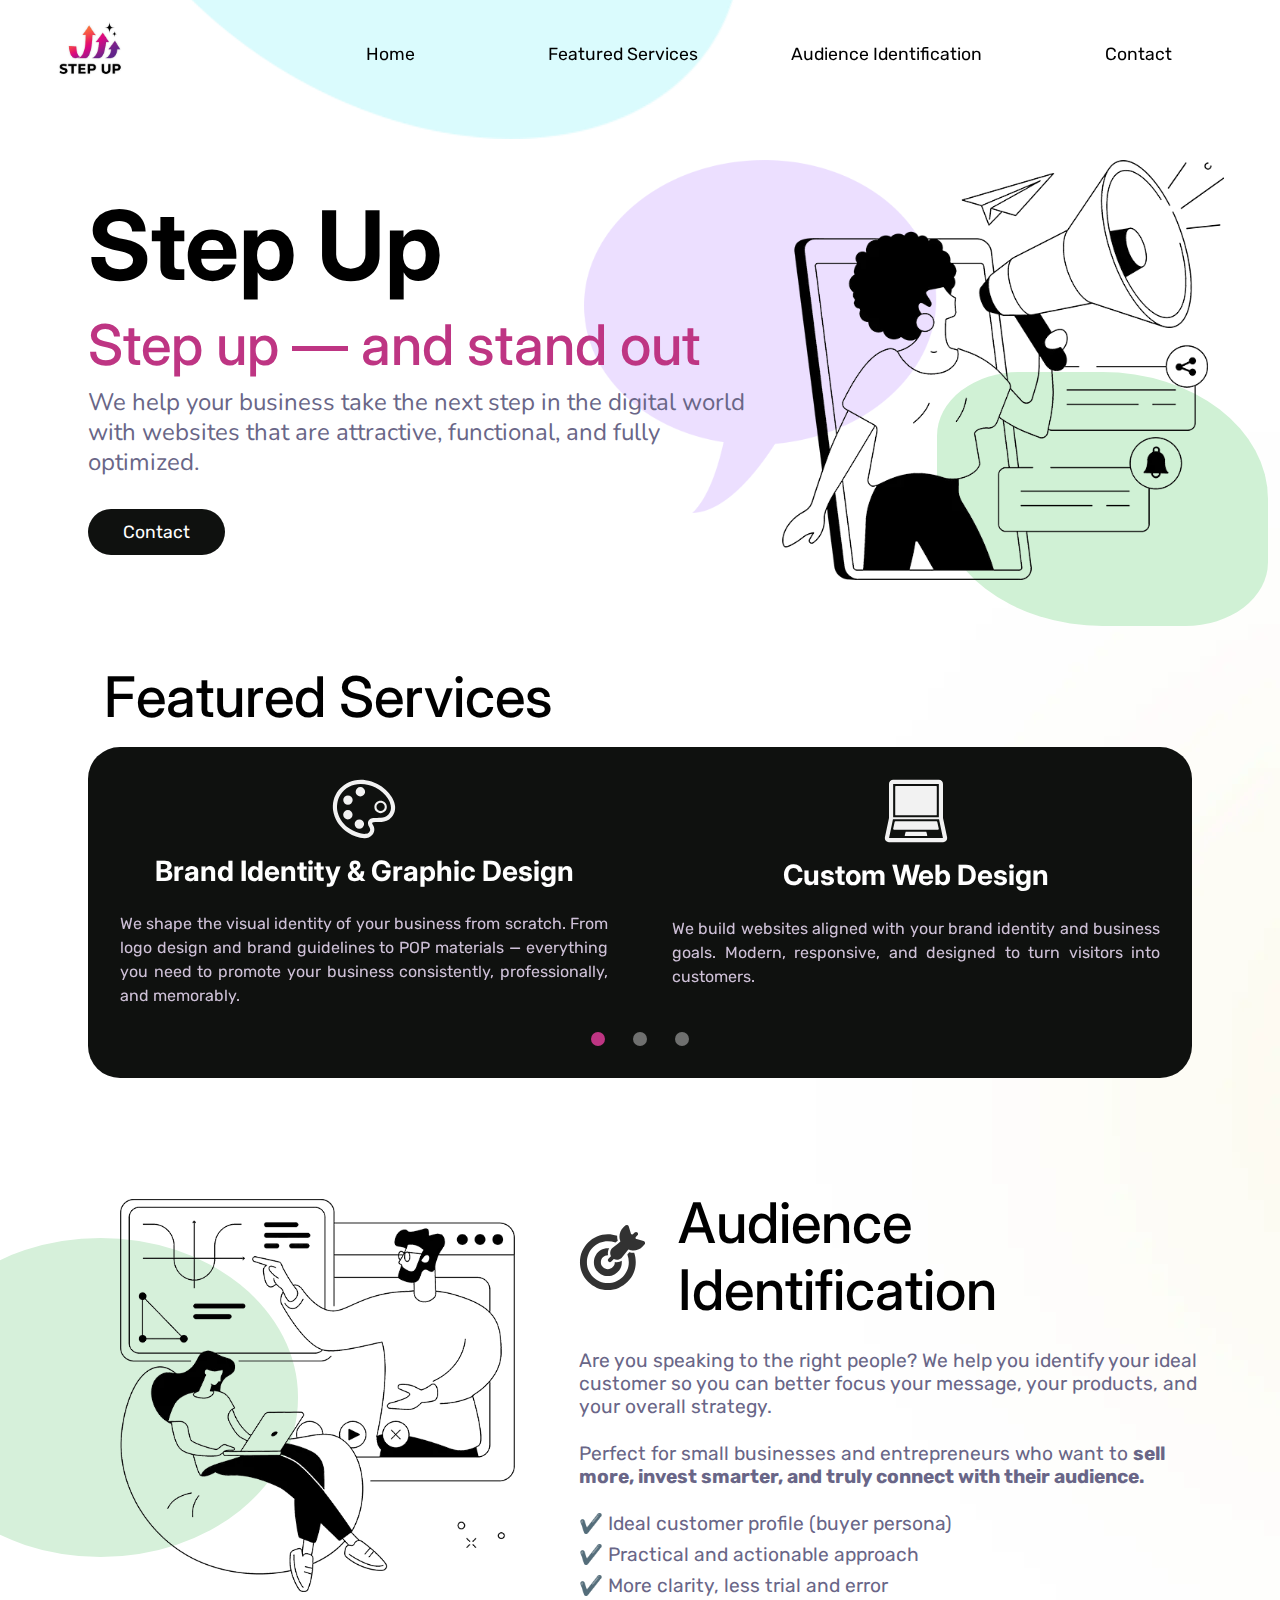
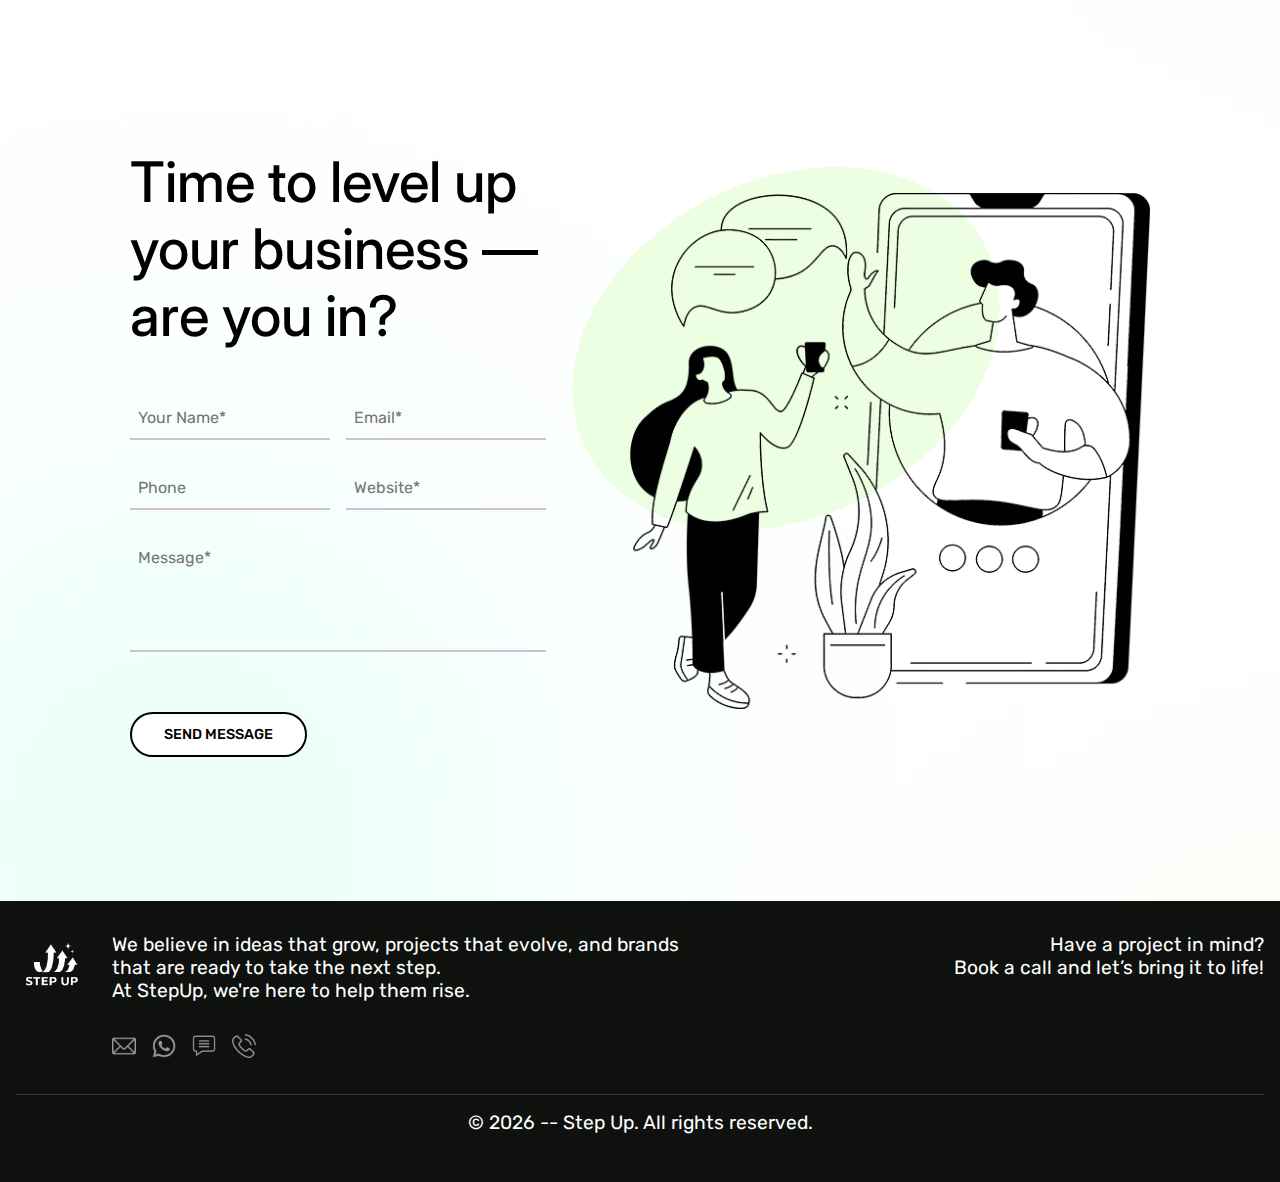
<file: index.html>
<!DOCTYPE html>
<html lang="en">
  <head>
    <meta charset="UTF-8" />
    <meta name="viewport" content="width=device-width, initial-scale=1.0" />
    <title>Step Up</title>
    <meta
      name="description"
      content="StepUp - Elevate your business with custom web design and digital solutions."
    />
    <meta
      name="keywords"
      content="web design, branding, digital marketing, business websites, responsive design, SEO, support, StepUp, professional email, audience identification, graphic design, optimization, custom web, maintenance, business growth, digital strategy, user experience, UX, UI, creative agency, Argentina, landing page, website development, web agency, digital solutions, online presence, small business, entrepreneurs, scalable websites, web support, web maintenance, web optimization, web branding, web identity, web services, web consulting, web projects, web solutions, web professionals, web agency Argentina"
    />
    <meta name="author" content="StepUp Team" />
    <meta name="robots" content="index, follow" />
<link rel="preconnect" href="https://fonts.googleapis.com">
<link rel="preconnect" href="https://fonts.gstatic.com" crossorigin>
    <link rel="stylesheet" href="css/styles.css" />
    <script src="js/scripts.js" defer></script>
    <link rel="icon" type="image/png" href="img/favicon.png" />
    <link rel="apple-touch-icon" sizes="180x180" href="img/Logo_thumb.png" />
  
    <meta property="og:title" content="StepUp - Take the next digital step" />
    <meta
      property="og:description"
      content="Attractive, functional, and optimized websites for your business. Branding, web design, support, and more."
    />
    <meta property="og:image" content="img/Logo_thumb.png" />
    <meta property="og:type" content="website" />

    <meta name="twitter:card" content="summary_large_image" />
    <meta name="twitter:title" content="StepUp - Take the next digital step" />
    <meta
      name="twitter:description"
      content="Attractive, functional, and optimized websites for your business. Branding, web design, support, and more."
    />
    <meta name="twitter:image" content="img/Logo_thumb.png" />
  </head>
  <body>
    <header>
      <div><img src="img/LogoWithoutSloganNBg.png" alt="Logo StepUp" id="logo" /></div>

      <div class="hamburger" id="hamburger-menu">
        <span></span>
        <span></span>
        <span></span>
      </div>
      <div class="menu-overlay" id="menu-overlay"></div>

      <nav aria-label="Main navigation">
        <ul>
          <li><a href="#home" id="nav-home">Home</a></li>
          <li>
            <a href="#featured-services" id="nav-featured-services">Featured Services</a>
          </li>
          <li>
            <a href="#audience-identification" id="nav-audience-identification"
              >Audience Identification</a
            >
          </li>
          <li><a href="#contact" id="nav-contact">Contact</a></li>
        </ul>
      </nav>
    </header>
    <main>
      <img
        class="floating-image"
        src="img/bg_top.png"
        alt="Decorative background image"
        loading="lazy"
        aria-hidden="true"
      />
      <section id="home">
        <div class="home-content">
          <h1>Step Up</h1>
          <h2>Step up — and stand out</h2>
          <p>
            We help your business take the next step in the digital world with websites
            that are attractive, functional, and fully optimized.
          </p>
          <a href="#contact" class="button-black">Contact</a>
        </div>
        <div class="home-image">
          <div class="floating-div">
          <img
            class="home-image-before"
            src="img/figure-01-bg-1.png"
            alt="Decorative background"
            loading="lazy"
            aria-hidden="true"
          />
          <img src="img/figure-01.webp" alt="Home Image" loading="lazy" />
          
            <div class="home-image-after"></div>
          </div>
       
        </div>
      </section>

      <section id="featured-services">
        <div class="featured-services-header">
          <h2>Featured Services</h2>
        </div>
        <div class="featured-services-carousel">
          <div class="featured-services-track">
            <article class="featured-services-item">
              <img
                src="img/feat_serv_02.svg"
                alt="Brand Identity & Graphic Design icon"
                role="img"
                aria-label="Brand Identity & Graphic Design"
                loading="lazy"
              />
              <h3>Brand Identity & Graphic Design</h3>
              <p>
                We shape the visual identity of your business from scratch. From logo design
                and brand guidelines to POP materials — everything you need to promote your
                business consistently, professionally, and memorably.
              </p>
            </article>
            <article class="featured-services-item">
              <img
                src="img/feat_serv_03.svg"
                alt="Custom Web Design icon"
                role="img"
                aria-label="Custom Web Design"
                loading="lazy"
              />
              <h3>Custom Web Design</h3>
              <p>
                We build websites aligned with your brand identity and business goals.
                Modern, responsive, and designed to turn visitors into customers.
              </p>
            </article>
            <article class="featured-services-item">
              <img
                src="img/feat_serv_04.svg"
                alt="Development & Optimization icon"
                role="img"
                aria-label="Development & Optimization"
                loading="lazy"
              />
              <h3>Development & Optimization</h3>
              <p>
                We boost your site with the latest technology, fast loading speeds, basic
                SEO structure, and a user experience that’s clear, functional, and
                intuitive.
              </p>
            </article>
            <article class="featured-services-item">
              <img
                src="img/feat_serv_05.svg"
                alt="Support & Scalability icon"
                role="img"
                aria-label="Support & Scalability"
                loading="lazy"
              />
              <h3>Support & Scalability</h3>
              <p>
                24/7 maintenance with minor updates included at no extra cost. Your website
                stays up-to-date, secure, and ready to grow with your business.
              </p>
            </article>
            <article class="featured-services-item">
              <img
                src="img/feat_serv_06.svg"
                alt="Professional Business Email icon"
                role="img"
                aria-label="Professional Business Email"
                loading="lazy"
              />
              <h3>Professional Business Email</h3>
              <p>
                We set up personalized email accounts (yourname@yourcompany.com) with full
                web and mobile access — reinforcing your brand's professionalism from the
                very first contact.
              </p>
            </article>
          </div>
          <div class="carousel-controls">
            <button class="carousel-dot" data-index="0" aria-label="Ver artículos 1 y 2"></button>
            <button class="carousel-dot" data-index="1" aria-label="Ver artículos 2 y 3"></button>
            <button class="carousel-dot" data-index="2" aria-label="Ver artículos 4 y 5"></button>
          </div>
        </div>
      </section>
      <section id="audience-identification">
        <div class="floating-div">
          <div class="audience-identification-image-before"></div>
          <img
            class="audience-identification-image"
            src="img/figure-02.webp"
            loading="lazy"
            alt="Audience Identification Image"
          />
        </div>

        <div class="audience-identification-content">
          <div class="audience-identification-header">
            <img
              src="img/audience_icon.svg"
              alt="Audience Identification icon"
              role="img"
              aria-label="Audience Identification"
              loading="lazy"
            />
            <h2>Audience Identification</h2>
          </div>
          <p>
            Are you speaking to the right people? We help you identify your ideal customer
            so you can better focus your message, your products, and your overall
            strategy.
          </p>

          <p>
            Perfect for small businesses and entrepreneurs who want to
            <strong
              >sell more, invest smarter, and truly connect with their audience.</strong
            >
          </p>
          <ul>
            <li><p>✔️ Ideal customer profile (buyer persona)</p></li>
            <li><p>✔️ Practical and actionable approach</p></li>
            <li><p>✔️ More clarity, less trial and error</p></li>
          </ul>
        </div>
      </section>
      <section id="contact">
        <div class="contact-form-container">
          <h2>Time to level up your business — are you in?</h2>
          <form id="contact-form">
            <div class="contact-form-inputs">
              <input type="text" name="name" placeholder="Your Name*" required />
              <input type="email" name="email" placeholder="Email*" required />
              <input type="tel" name="phone" placeholder="Phone" />
              <input type="url" name="website" placeholder="Website*" required />
            </div>
            <textarea name="message" placeholder="Message*" required rows="4"></textarea>
            <button class="button-white" type="submit">SEND MESSAGE</button>
          </form>
        </div>

        <div class="floating-div">
          <div class="contact-form-image-before"></div>
          <img
            class="contact-form-image"
            src="img/figure-03.webp"
            loading="lazy"
            alt="contact-form Image"
          />
        </div>
      </section>
    </main>

    <footer>
      <div class="footer-top">
        <div class="footer-logo-container">
          <img class="footer-logo" src="img/LogoBnWWithoutBg.png" alt="Logo StepUp" />
        </div>

        <div class="footer-center">
          <div class="footer-left">
            <p>
              We believe in ideas that grow, projects that evolve, and brands that are
              ready to take the next step. <br/>
              At StepUp, we're here to help them rise.
            </p>

            <ul>
              <li>
                <a href="mailto:info@stepup.com" title="Email"
                  ><img
                    src="img/footer_email.png"
                    alt="Email icon"
                    role="img"
                    aria-label="Email"
                /></a>
              </li>
              <li>
                <a href="https://wa.me/1234567890" target="_blank" title="WhatsApp"
                  ><img
                    src="img/footer_whatsapp.png"
                    alt="WhatsApp icon"
                    role="img"
                    aria-label="WhatsApp"
                /></a>
              </li>
              <li>
                <a href="sms:+1234567890" title="Text Message"
                  ><img
                    src="img/footer_message.png"
                    alt="Message icon"
                    role="img"
                    aria-label="Message"
                /></a>
              </li>
              <li>
                <a href="tel:+1234567890" title="Call"
                  ><img
                    src="img/footer_call.png"
                    alt="Call icon"
                    role="img"
                    aria-label="Call"
                /></a>
              </li>
            </ul>
          </div>
          <div class="footer-right">
            <p>Have a project in mind? <br />
              Book a call and let’s bring it to life!</p>
          </div>
        </div>
      </div>
      <div class="footer-bottom">
        <p>© <span class="js-current-year"></span> -- Step Up. All rights reserved.</p>
      </div>
    </footer>
  </body>
</html>
</file>
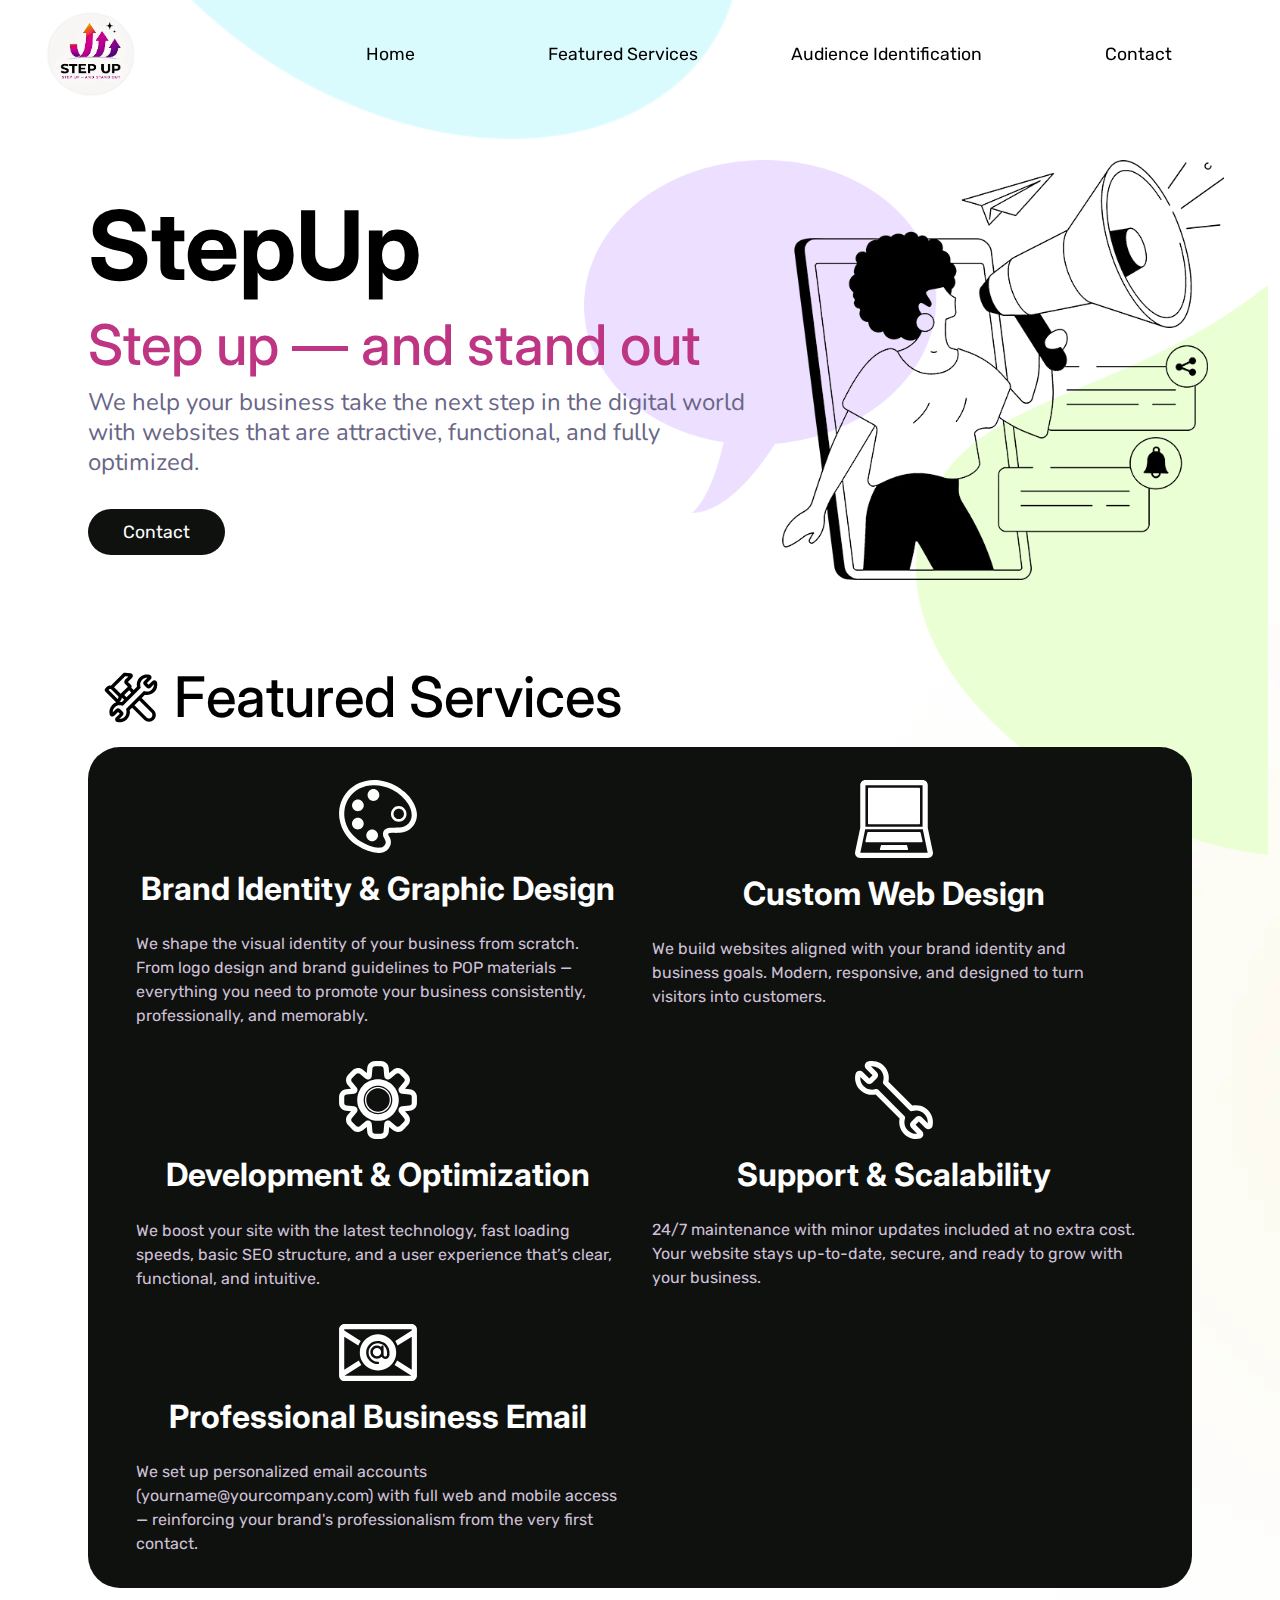
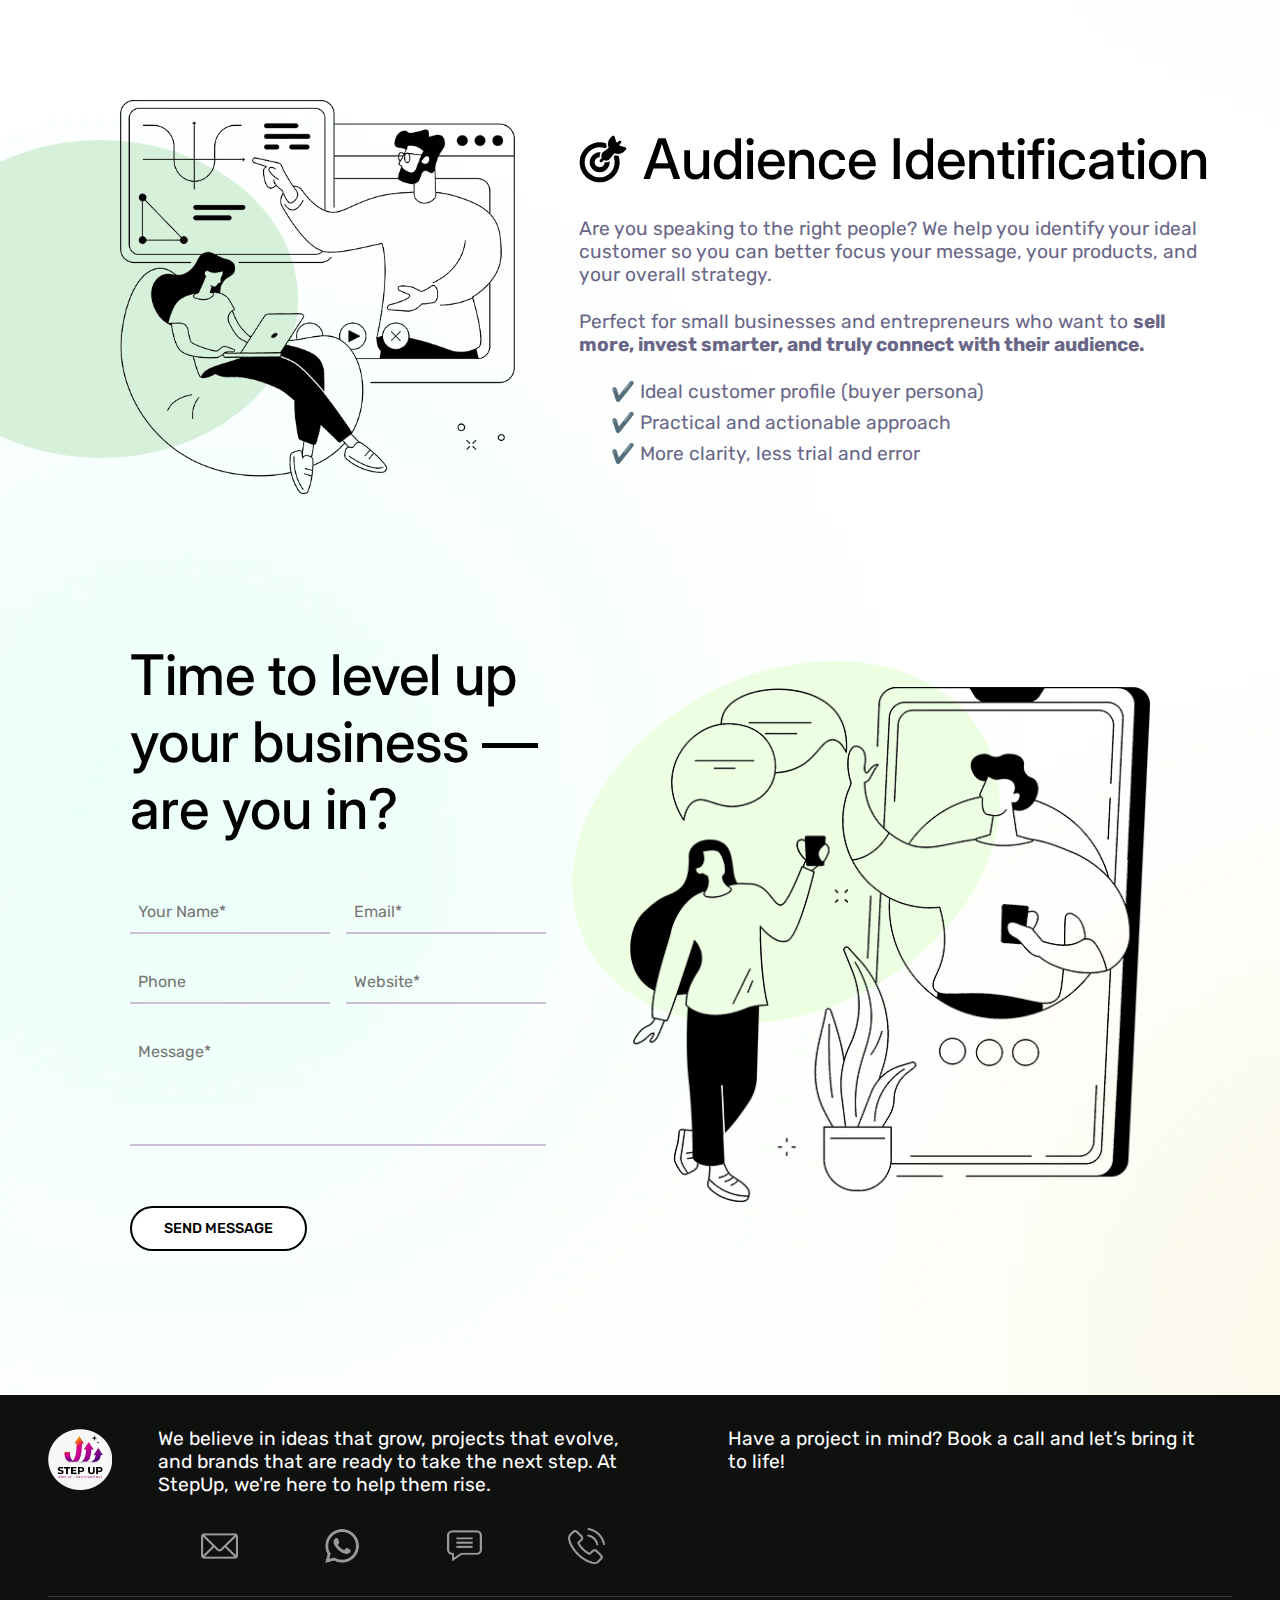
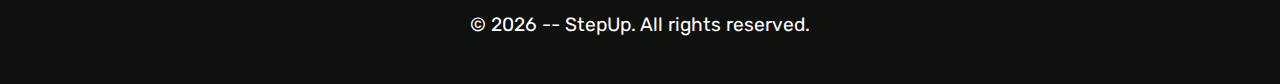
<file: english/index.html>
<!DOCTYPE html>
<html lang="en">
  <head>
    <meta charset="UTF-8" />
    <meta name="viewport" content="width=device-width, initial-scale=1.0" />
    <title>StepUp</title>
    <meta
      name="description"
      content="StepUp - Elevate your business with custom web design and digital solutions."
    />
    <meta
      name="keywords"
      content="web design, branding, digital marketing, business websites, responsive design, SEO, support, StepUp, professional email, audience identification, graphic design, optimization, custom web, maintenance, business growth, digital strategy, user experience, UX, UI, creative agency, Argentina, landing page, website development, web agency, digital solutions, online presence, small business, entrepreneurs, scalable websites, web support, web maintenance, web optimization, web branding, web identity, web services, web consulting, web projects, web solutions, web professionals, web agency Argentina"
    />
    <meta name="author" content="StepUp Team" />
    <meta name="robots" content="index, follow" />

    <link rel="stylesheet" href="css/styles.css" />
    <script src="js/scripts.js" defer></script>
    <link rel="icon" type="image/png" href="img/favicon.png" />
    <link rel="apple-touch-icon" sizes="180x180" href="img/apple-touch-icon.png" />
    <link rel="icon" type="image/png" sizes="32x32" href="img/favicon-32x32.png" />
    <link rel="icon" type="image/png" sizes="16x16" href="img/favicon-16x16.png" />
    <meta property="og:title" content="StepUp - Take the next digital step" />
    <meta
      property="og:description"
      content="Attractive, functional, and optimized websites for your business. Branding, web design, support, and more."
    />
    <meta property="og:image" content="img/logo.webp" />
    <meta property="og:type" content="website" />

    <meta name="twitter:card" content="summary_large_image" />
    <meta name="twitter:title" content="StepUp - Take the next digital step" />
    <meta
      name="twitter:description"
      content="Attractive, functional, and optimized websites for your business. Branding, web design, support, and more."
    />
    <meta name="twitter:image" content="img/logo.webp" />
  </head>
  <body>
    <header>
      <div><img src="img/logo2.webp" alt="Logo StepUp" id="logo" /></div>

      <div class="hamburger" id="hamburger-menu">
        <span></span>
        <span></span>
        <span></span>
      </div>
      <div class="menu-overlay" id="menu-overlay"></div>

      <nav aria-label="Main navigation">
        <ul>
          <li><a href="#home" id="nav-home">Home</a></li>
          <li>
            <a href="#featured-services" id="nav-featured-services">Featured Services</a>
          </li>
          <li>
            <a href="#audience-identification" id="nav-audience-identification"
              >Audience Identification</a
            >
          </li>
          <li><a href="#contact" id="nav-contact">Contact</a></li>
        </ul>
      </nav>
    </header>
    <main>
      <img
        class="floating-image"
        src="img/bg_top.png"
        alt="Decorative background image"
        loading="lazy"
        aria-hidden="true"
      />
      <section id="home">
        <div class="home-content">
          <h1>StepUp</h1>
          <h2>Step up — and stand out</h2>
          <p>
            We help your business take the next step in the digital world with websites
            that are attractive, functional, and fully optimized.
          </p>
          <a href="#contact" class="button-black">Contact</a>
        </div>
        <div class="home-image">
          <img
            class="home-image-before"
            src="img/figure-01-bg-1.png"
            alt="Decorative background"
            loading="lazy"
            aria-hidden="true"
          />
          <img src="img/figure-01.webp" alt="Home Image" loading="lazy" />
          <img
            class="home-image-after"
            src="img/figure-01-bg-2.png"
            alt="Decorative background"
            loading="lazy"
            aria-hidden="true"
          />
        </div>
      </section>

      <section id="featured-services">
        <div class="featured-services-header">
          <img
            src="img/feat_serv_01.svg"
            alt="Featured Services icon"
            role="img"
            aria-label="Featured Services"
            loading="lazy"
          />
          <h2>Featured Services</h2>
        </div>
        <div class="featured-services-container">
          <article class="featured-services-item">
            <img
              src="img/feat_serv_02.svg"
              alt="Brand Identity & Graphic Design icon"
              role="img"
              aria-label="Brand Identity & Graphic Design"
              loading="lazy"
            />
            <h3>Brand Identity & Graphic Design</h3>
            <p>
              We shape the visual identity of your business from scratch. From logo design
              and brand guidelines to POP materials — everything you need to promote your
              business consistently, professionally, and memorably.
            </p>
          </article>
          <article class="featured-services-item">
            <img
              src="img/feat_serv_03.svg"
              alt="Custom Web Design icon"
              role="img"
              aria-label="Custom Web Design"
              loading="lazy"
            />
            <h3>Custom Web Design</h3>
            <p>
              We build websites aligned with your brand identity and business goals.
              Modern, responsive, and designed to turn visitors into customers.
            </p>
          </article>
          <article class="featured-services-item">
            <img
              src="img/feat_serv_04.svg"
              alt="Development & Optimization icon"
              role="img"
              aria-label="Development & Optimization"
              loading="lazy"
            />
            <h3>Development & Optimization</h3>
            <p>
              We boost your site with the latest technology, fast loading speeds, basic
              SEO structure, and a user experience that’s clear, functional, and
              intuitive.
            </p>
          </article>
          <article class="featured-services-item">
            <img
              src="img/feat_serv_05.svg"
              alt="Support & Scalability icon"
              role="img"
              aria-label="Support & Scalability"
              loading="lazy"
            />
            <h3>Support & Scalability</h3>
            <p>
              24/7 maintenance with minor updates included at no extra cost. Your website
              stays up-to-date, secure, and ready to grow with your business.
            </p>
          </article>
          <article class="featured-services-item">
            <img
              src="img/feat_serv_06.svg"
              alt="Professional Business Email icon"
              role="img"
              aria-label="Professional Business Email"
              loading="lazy"
            />
            <h3>Professional Business Email</h3>
            <p>
              We set up personalized email accounts (yourname@yourcompany.com) with full
              web and mobile access — reinforcing your brand's professionalism from the
              very first contact.
            </p>
          </article>
        </div>
      </section>
      <section id="audience-identification">
        <div class="floating-div">
          <div class="audience-identification-image-before"></div>
          <img
            class="audience-identification-image"
            src="img/figure-02.webp"
            loading="lazy"
            alt="Audience Identification Image"
          />
        </div>

        <div class="audience-identification-content">
          <div class="audience-identification-header">
            <img
              src="img/audience_icon.svg"
              alt="Audience Identification icon"
              role="img"
              aria-label="Audience Identification"
              loading="lazy"
            />
            <h2>Audience Identification</h2>
          </div>
          <p>
            Are you speaking to the right people? We help you identify your ideal customer
            so you can better focus your message, your products, and your overall
            strategy.
          </p>

          <p>
            Perfect for small businesses and entrepreneurs who want to
            <strong
              >sell more, invest smarter, and truly connect with their audience.</strong
            >
          </p>
          <ul>
            <li><p>✔️ Ideal customer profile (buyer persona)</p></li>
            <li><p>✔️ Practical and actionable approach</p></li>
            <li><p>✔️ More clarity, less trial and error</p></li>
          </ul>
        </div>
      </section>
      <section id="contact">
        <div class="contact-form-container">
          <h2>Time to level up your business — are you in?</h2>
          <form id="contact-form">
            <div class="contact-form-inputs">
              <input type="text" name="name" placeholder="Your Name*" required />
              <input type="email" name="email" placeholder="Email*" required />
              <input type="tel" name="phone" placeholder="Phone" />
              <input type="url" name="website" placeholder="Website*" required />
            </div>
            <textarea name="message" placeholder="Message*" required rows="4"></textarea>
            <button class="button-white" type="submit">SEND MESSAGE</button>
          </form>
        </div>

        <div class="floating-div">
          <div class="contact-form-image-before"></div>
          <img
            class="contact-form-image"
            src="img/figure-03.webp"
            loading="lazy"
            alt="contact-form Image"
          />
        </div>
      </section>
    </main>

    <footer>
      <div class="footer-top">
        <div class="footer-logo-container">
          <img class="footer-logo" src="img/logo2.webp" alt="Logo StepUp" />
        </div>

        <div class="footer-center">
          <div class="footer-left">
            <p>
              We believe in ideas that grow, projects that evolve, and brands that are
              ready to take the next step. At StepUp, we're here to help them rise.
            </p>

            <ul>
              <li>
                <a href="mailto:info@stepup.com" title="Email"
                  ><img
                    src="img/footer_email.png"
                    alt="Email icon"
                    role="img"
                    aria-label="Email"
                /></a>
              </li>
              <li>
                <a href="https://wa.me/1234567890" target="_blank" title="WhatsApp"
                  ><img
                    src="img/footer_whatsapp.png"
                    alt="WhatsApp icon"
                    role="img"
                    aria-label="WhatsApp"
                /></a>
              </li>
              <li>
                <a href="sms:+1234567890" title="Text Message"
                  ><img
                    src="img/footer_message.png"
                    alt="Message icon"
                    role="img"
                    aria-label="Message"
                /></a>
              </li>
              <li>
                <a href="tel:+1234567890" title="Call"
                  ><img
                    src="img/footer_call.png"
                    alt="Call icon"
                    role="img"
                    aria-label="Call"
                /></a>
              </li>
            </ul>
          </div>
          <div class="footer-right">
            <p>Have a project in mind? Book a call and let’s bring it to life!</p>
          </div>
        </div>
      </div>
      <div class="footer-bottom">
        <p>© <span class="js-current-year"></span> -- StepUp. All rights reserved.</p>
      </div>
    </footer>
  </body>
</html>
</file>
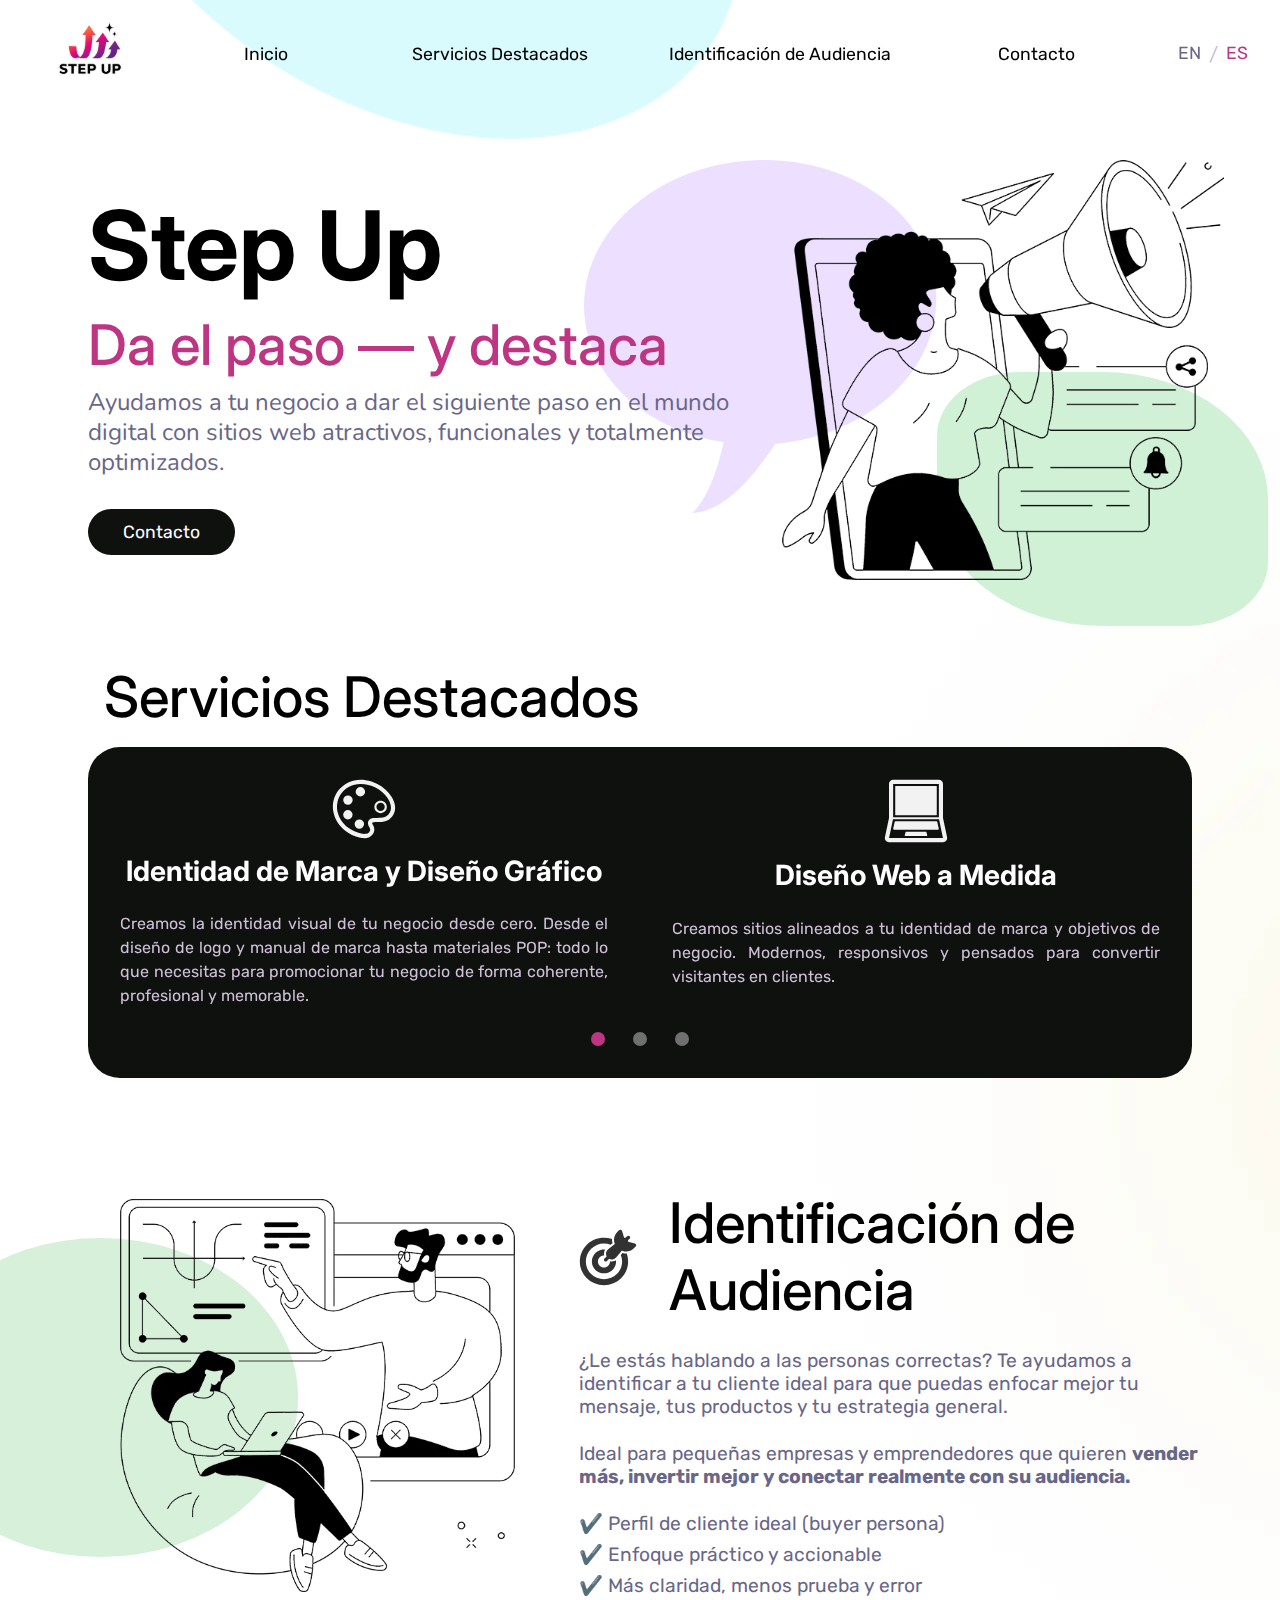
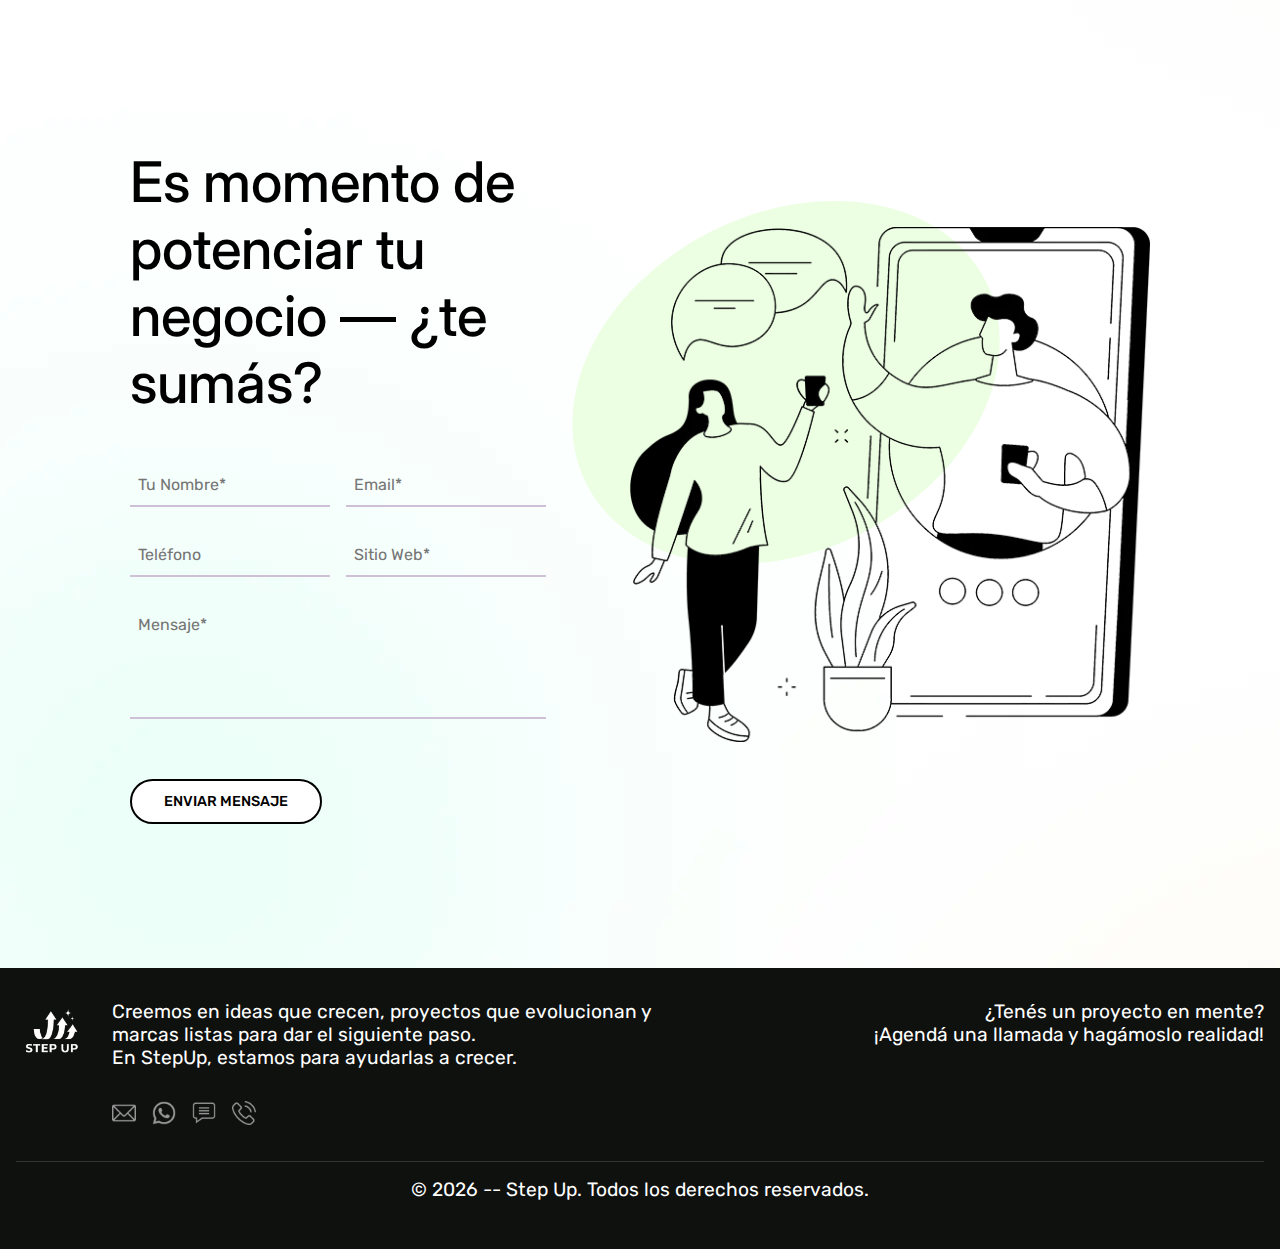
<file: index_es.html>
<!DOCTYPE html>
<html lang="es">
  <head>
    <meta charset="UTF-8" />
    <meta name="viewport" content="width=device-width, initial-scale=1.0" />
    <title>Step Up</title>
    <meta
      name="description"
      content="StepUp - Potencia tu negocio con diseño web a medida y soluciones digitales."
    />
    <meta
      name="keywords"
      content="diseño web, branding, marketing digital, sitios web empresariales, diseño responsivo, SEO, soporte, StepUp, email profesional, identificación de audiencia, diseño gráfico, optimización, web a medida, mantenimiento, crecimiento empresarial, estrategia digital, experiencia de usuario, UX, UI, agencia creativa, Argentina, landing page, desarrollo web, agencia web, soluciones digitales, presencia online, pequeñas empresas, emprendedores, sitios escalables, soporte web, mantenimiento web, optimización web, branding web, identidad web, servicios web, consultoría web, proyectos web, soluciones web, profesionales web, agencia web Argentina"
    />
    <meta name="author" content="Equipo StepUp" />
    <meta name="robots" content="index, follow" />

    <link rel="preconnect" href="https://fonts.googleapis.com" />
    <link rel="preconnect" href="https://fonts.gstatic.com" crossorigin />
    <link rel="stylesheet" href="css/styles.css" />
    <script src="js/scripts.js" defer></script>
    <link rel="icon" type="image/png" href="img/favicon.png" />
    <link rel="apple-touch-icon" sizes="180x180" href="img/Logo_thumb.png" />

    <meta property="og:title" content="StepUp - Da el próximo paso digital" />
    <meta
      property="og:description"
      content="Sitios web atractivos, funcionales y optimizados para tu negocio. Branding, diseño web, soporte y más."
    />
    <meta property="og:image" content="img/Logo_thumb.png" />
    <meta property="og:type" content="website" />

    <meta name="twitter:card" content="summary_large_image" />
    <meta name="twitter:title" content="StepUp - Da el próximo paso digital" />
    <meta
      name="twitter:description"
      content="Sitios web atractivos, funcionales y optimizados para tu negocio. Branding, diseño web, soporte y más."
    />
    <meta name="twitter:image" content="img/Logo_thumb.png" />
  </head>
  <body>
    <header>
      <div><img src="img/LogoWithoutSloganNBg.png" alt="Logo StepUp" id="logo" /></div>

      <div class="hamburger" id="hamburger-menu">
        <span></span>
        <span></span>
        <span></span>
      </div>
      <div class="menu-overlay" id="menu-overlay"></div>

      <nav aria-label="Navegación principal">
        <ul>
          <li><a href="#home" id="nav-home">Inicio</a></li>
          <li>
            <a href="#featured-services" id="nav-featured-services">Servicios Destacados</a>
          </li>
          <li>
            <a href="#audience-identification" id="nav-audience-identification"
              >Identificación de Audiencia</a
            >
          </li>
          <li><a href="#contact" id="nav-contact">Contacto</a></li>
        </ul>
      </nav>

      <ul class="change-language">
        <li><a href="index.html">EN</a></li>
        <li><p>/</p></li>
        <li><a href="index_es.html" class="active-lang">ES</a></li>
      </ul>
    </header>
    <main>
      <img
        class="floating-image"
        src="img/bg_top.png"
        alt="Imagen de fondo decorativa"
        loading="lazy"
        aria-hidden="true"
      />
      <section id="home">
        <div class="home-content">
          <h1>Step Up</h1>
          <h2>Da el paso — y destaca</h2>
          <p>
            Ayudamos a tu negocio a dar el siguiente paso en el mundo digital con sitios web atractivos, funcionales y totalmente optimizados.
          </p>
          <a href="#contact" class="button-black">Contacto</a>
        </div>
        <div class="home-image">
          <div class="floating-div">
            <img
              class="home-image-before"
              src="img/figure-01-bg-1.png"
              alt="Fondo decorativo"
              loading="lazy"
              aria-hidden="true"
            />

            <img src="img/figure-01.webp" alt="Imagen principal Home" loading="lazy" />

            <div class="home-image-after"></div>
          </div>
        </div>
      </section>

      <section id="featured-services">
        <div class="featured-services-header">
          <h2>Servicios Destacados</h2>
        </div>
        <div class="featured-services-carousel">
          <div class="featured-services-track">
            <article class="featured-services-item">
              <img
                src="img/feat_serv_02.svg"
                alt="Ícono Identidad de Marca y Diseño Gráfico"
                role="img"
                aria-label="Identidad de Marca y Diseño Gráfico"
                loading="lazy"
              />
              <h3>Identidad de Marca y Diseño Gráfico</h3>
              <p>
                Creamos la identidad visual de tu negocio desde cero. Desde el diseño de logo y manual de marca hasta materiales POP: todo lo que necesitas para promocionar tu negocio de forma coherente, profesional y memorable.
              </p>
            </article>
            <article class="featured-services-item">
              <img
                src="img/feat_serv_03.svg"
                alt="Ícono Diseño Web a Medida"
                role="img"
                aria-label="Diseño Web a Medida"
                loading="lazy"
              />
              <h3>Diseño Web a Medida</h3>
              <p>
                Creamos sitios alineados a tu identidad de marca y objetivos de negocio. Modernos, responsivos y pensados para convertir visitantes en clientes.
              </p>
            </article>
            <article class="featured-services-item">
              <img
                src="img/feat_serv_04.svg"
                alt="Ícono Desarrollo y Optimización"
                role="img"
                aria-label="Desarrollo y Optimización"
                loading="lazy"
              />
              <h3>Desarrollo y Optimización</h3>
              <p>
                Potenciamos tu sitio con la última tecnología, velocidad de carga, estructura SEO básica y una experiencia de usuario clara, funcional e intuitiva.
              </p>
            </article>
            <article class="featured-services-item">
              <img
                src="img/feat_serv_05.svg"
                alt="Ícono Soporte y Escalabilidad"
                role="img"
                aria-label="Soporte y Escalabilidad"
                loading="lazy"
              />
              <h3>Soporte y Escalabilidad</h3>
              <p>
                Mantenimiento 24/7 con actualizaciones menores incluidas sin costo extra. Tu sitio siempre actualizado, seguro y listo para crecer con tu negocio.
              </p>
            </article>
            <article class="featured-services-item">
              <img
                src="img/feat_serv_06.svg"
                alt="Ícono Email Profesional Empresarial"
                role="img"
                aria-label="Email Profesional Empresarial"
                loading="lazy"
              />
              <h3>Email Profesional Empresarial</h3>
              <p>
                Configuramos cuentas de email personalizadas (tunombre@tuempresa.com) con acceso web y móvil — reforzando la profesionalidad de tu marca desde el primer contacto.
              </p>
            </article>
          </div>
          <div class="carousel-controls"></div>
        </div>
      </section>
      <section id="audience-identification">
        <div class="floating-div">
          <div class="audience-identification-image-before"></div>
          <img
            class="audience-identification-image"
            src="img/figure-02.webp"
            loading="lazy"
            alt="Imagen Identificación de Audiencia"
          />
        </div>

        <div class="audience-identification-content">
          <div class="audience-identification-header">
            <img
              src="img/audience_icon.svg"
              alt="Ícono Identificación de Audiencia"
              role="img"
              aria-label="Identificación de Audiencia"
              loading="lazy"
            />
            <h2>Identificación de Audiencia</h2>
          </div>
          <p>
            ¿Le estás hablando a las personas correctas? Te ayudamos a identificar a tu cliente ideal para que puedas enfocar mejor tu mensaje, tus productos y tu estrategia general.
          </p>

          <p>
            Ideal para pequeñas empresas y emprendedores que quieren
            <strong>
              vender más, invertir mejor y conectar realmente con su audiencia.</strong
            >
          </p>
          <ul>
            <li><p>✔️ Perfil de cliente ideal (buyer persona)</p></li>
            <li><p>✔️ Enfoque práctico y accionable</p></li>
            <li><p>✔️ Más claridad, menos prueba y error</p></li>
          </ul>
        </div>
      </section>
      <section id="contact">
        <div class="contact-form-container">
          <h2>Es momento de potenciar tu negocio — ¿te sumás?</h2>
          <form id="contact-form">
            <div class="contact-form-inputs">
              <input type="text" name="name" placeholder="Tu Nombre*" required />
              <input type="email" name="email" placeholder="Email*" required />
              <input type="tel" name="phone" placeholder="Teléfono" />
              <input type="url" name="website" placeholder="Sitio Web*" required />
            </div>
            <textarea name="message" placeholder="Mensaje*" required rows="4"></textarea>
            <button class="button-white" type="submit">ENVIAR MENSAJE</button>
          </form>
        </div>

        <div class="floating-div">
          <div class="contact-form-image-before"></div>
          <img
            class="contact-form-image"
            src="img/figure-03.webp"
            loading="lazy"
            alt="Imagen formulario de contacto"
          />
        </div>
      </section>
    </main>

    <footer>
      <div class="footer-top">
        <div class="footer-logo-container">
          <img class="footer-logo" src="img/LogoBnWWithoutBg.png" alt="Logo StepUp" />
        </div>

        <div class="footer-center">
          <div class="footer-left">
            <p>
              Creemos en ideas que crecen, proyectos que evolucionan y marcas listas para dar el siguiente paso. <br />
              En StepUp, estamos para ayudarlas a crecer.
            </p>

            <ul>
              <li>
                <a href="mailto:info@stepup.com" title="Email"
                  ><img
                    src="img/footer_email.png"
                    alt="Ícono Email"
                    role="img"
                    aria-label="Email"
                /></a>
              </li>
              <li>
                <a href="https://wa.me/1234567890" target="_blank" title="WhatsApp"
                  ><img
                    src="img/footer_whatsapp.png"
                    alt="Ícono WhatsApp"
                    role="img"
                    aria-label="WhatsApp"
                /></a>
              </li>
              <li>
                <a href="sms:+1234567890" title="Mensaje de texto"
                  ><img
                    src="img/footer_message.png"
                    alt="Ícono Mensaje"
                    role="img"
                    aria-label="Mensaje"
                /></a>
              </li>
              <li>
                <a href="tel:+1234567890" title="Llamar"
                  ><img
                    src="img/footer_call.png"
                    alt="Ícono Llamada"
                    role="img"
                    aria-label="Llamar"
                /></a>
              </li>
            </ul>
          </div>
          <div class="footer-right">
            <p>
              ¿Tenés un proyecto en mente? <br />
              ¡Agendá una llamada y hagámoslo realidad!
            </p>
          </div>
        </div>
      </div>
      <div class="footer-bottom">
        <p>© <span class="js-current-year"></span> -- Step Up. Todos los derechos reservados.</p>
      </div>
    </footer>
  </body>
</html>
</file>
<file: css/styles.css>
@import url('https://fonts.googleapis.com/css2?family=Inter:ital,opsz,wght@0,14..32,100..900;1,14..32,100..900&family=Nunito:ital,wght@0,200..1000;1,200..1000&family=Rubik:ital,wght@0,300..900;1,300..900&display=swap');

/* Paleta de colores */
:root {
    --accent: #be3583;
    --text: #000;
    --text-home: #696687;
    --text-light: #CEC0D7;
    --button-black: #0F110F;
}


/* Reset */
* {
    margin: 0;
    padding: 0;
    box-sizing: border-box;
    text-decoration: none;
    border: none;
    outline: none;
}

html {
    scroll-behavior: smooth;

}


li {
    list-style: none;
}

/* Style */
body {
    height: 100dvh;
    background: url(../img/home_bg.webp) #fff;
    padding-top: 8rem;
}

h1,
h2,
h3 {
    font-family: 'Inter', sans-serif;
    line-height: 1.2em;
    color: var(--text);
}

h1 {
    font-size: 6rem;
    font-weight: 700;
}

h2 {
    font-size: 3.5rem;
    font-weight: 500;
}

@media (max-width: 520px) {

    .featured-services-header h2,
    .featured-services-item h3,
    .audience-identification-header h2 {
        text-align: center;
    }
}

a,
p {
    font-family: 'Rubik', sans-serif;
}

a {
    font-size: 1.1rem;
    font-weight: 400;
    color: var(--text);
}

p {
    font-size: 1.2rem;
}

img {
    width: 100%;
    height: auto;
    object-fit: cover;
}

header {
    background: transparent;
    padding: .25rem 1rem;
    text-align: center;
    position: fixed;
    top: 0;
    left: 0;
    width: 100dvw;
    z-index: 1000;
    transition: background 0.3s, backdrop-filter 0.3s, border-bottom 0.3s;
    display: flex;
    justify-content: space-between;
    align-items: center;
}

@media (min-width: 1300px) {
    header {
        justify-content: center;
    }
}

.header-scrolled {
    background: rgba(255, 255, 255, 0.95);
    backdrop-filter: blur(7px);
    box-shadow: 0px 0px 7px rgba(0, 0, 0, 0.1);
}

header div {
    margin-left: 2rem;
    height: 100px;
    width: 85px;
    display: flex;
    justify-content: end;
    align-items: center;
    filter: drop-shadow(0 0 1px #ddd);
}

header nav {
    width: 80%;
    height: 100%;
    display: flex;
}

@media (min-width: 1600px) {
    header nav {
        width: 60%;
    }
}

header nav ul {
    width: 100%;
    display: flex;
    justify-content: space-evenly;
    align-items: center;
}

header nav ul li {
    display: flex;
    justify-content: space-around;
    align-items: center;
    gap: 0
}

header nav ul li a {
    padding: .75rem 2rem;
    min-width: 12rem;
    border-radius: 999px;
}

header nav ul li a:hover {
    color: #fff;
    background: var(--accent);
}

@media (min-width: 1024px) {
    nav ul {
        display: flex !important;
        position: static;
        background: none;
        box-shadow: none;
        width: 100%;
    }
}

@media (max-width: 1023px) {
    nav ul {
        display: none !important;
        flex-direction: column;
        gap: .5rem;
        background: #fff;
        position: absolute;
        top: 60px;
        right: 10%;
        max-width: 80%;
        box-shadow: 0 2px 8px rgba(0, 0, 0, 0.5);
        border-radius: 16px;
        z-index: 1101;
        padding: .5rem;
    }

    nav ul.active {
        display: flex !important;
    }

    nav ul li {
        border-bottom: #eee 1px solid;
        width: 90%;
    }

    nav ul li:last-child {
        border-bottom: none;
    }

    nav ul li a {
        letter-spacing: 0.5px;
        width: 100%;
    }
}

.change-language {
    display: flex;
    flex-direction: row;
    font-family: Rubik, sans-serif;
    color: var(--text-home);
    margin-right: 0.5rem;
}

@media (max-width: 1023px) {
    .change-language {
        position: absolute;
        right: 80px;
        z-index: 1100;
    }
}

.change-language a {
    color: var(--text-home);
    padding: 0.5rem
}

.change-language a:hover,
.change-language a.active-lang:hover {
    color: var(--button-black);
    border-bottom: 5px #be3583 solid;
}

.change-language a.active-lang {
    color: var(--accent);
}

.change-language p {
    color: var(--text-light);
}

main {
    padding: 2rem 3rem;
}

@media (min-width: 1600px) {
    main {
        max-width: 1900px;
    }
}

@media (min-width: 1025px) {
    main {
        max-width: 1200px;
        margin: 0 auto;
        padding: 2rem 3rem;
    }
}

@media (min-width: 768px) and (max-width: 1024px) {
    main {
        padding: 1.5rem 1rem;
    }
}

@media (max-width: 767px) {
    main {
        padding: 1rem 0.5rem;
        overflow-x: hidden;
    }
}

main section {
    margin-bottom: 5rem;
}

@media (min-width: 768px) and (max-width: 1024px) {
    main section {
        padding: 0 2rem;
    }
}

@media (max-width: 767px) {
    main section {
        margin-bottom: 4rem;
    }
}

@media (max-width: 520px) {
    main section {
        padding: 0 2rem !important;
    }
}

.floating-image {
    position: absolute;
    z-index: -99;
    width: 50%;
    top: -50%;
    transform: skewX(15deg);
}


/* Home section */
#home {
    display: grid;
    grid-template-columns: 60% 40%;
    align-items: center;
    gap: 2rem;
}

@media (min-width: 768px) and (max-width: 1024px) {
    #home {
        grid-template-columns: 70% 30%;
    }
}

@media (max-width: 767px) {
    #home {
        display: flex;
        flex-direction: column;
        padding: 0 4rem;
    }
}

@media (max-width: 520px) {
    #home {
        text-align: center;
    }
}

.home-content h1 {
    margin-bottom: .5rem;
}

.home-content h2 {
    color: var(--accent);
    margin-bottom: 0.5rem;
}

.home-content p {
    font-family: Nunito, sans-serif;
    color: var(--text-home);
    font-size: 1.5rem;
    font-weight: 400;
    line-height: 1.25em;
}

.button-black {
    display: inline-block;
    background: var(--button-black);
    color: #fff;
    border-radius: 999px;
    padding: 0.75em 2em;
    cursor: pointer;
    transition: background 0.15s;
    text-align: center;
    margin-top: 2rem;
}

.button-black:hover,
.button-black:focus {
    background: var(--accent);
}

.home-image {
    position: relative;
    width: auto;
}

@media (max-width: 767px) {
    .home-image {
        width: 80%;
        margin: auto;

    }
}

.home-image-before {
    position: absolute;
    z-index: -99;
    width: 80%;
}

.home-image-before {
    left: -45%;
}


.home-image-after {
    position: absolute;
    z-index: -9;
    width: 75%;
    height: 60%;
    border-radius: 25% 50%;
    background-color: #d0f1d5;
    right: -10%;
    top: 50%;
}

/* Services section */
#featured-services {
    padding: 0;
}

@media (max-width: 767px) {
    #featured-services {
        padding: 0 4rem;
    }
}

.featured-services-header {
    margin: 1rem;
}

.featured-services-container {
    display: grid;
    grid-template-columns: 1fr 1fr 1fr;
    grid-template-rows: auto;
    gap: 4rem 5rem;
    background: var(--button-black);
    padding: 2rem 3rem;
    border-radius: 2rem;
}

@media (min-width: 1025px) {
    .featured-services-container {
        display: flex;
        flex-wrap: wrap;
        gap: 2rem;
    }

    .featured-services-item {
        flex: 1 1 40%;
        min-width: 320px;
        max-width: 48%;
    }
}

@media (min-width: 768px) and (max-width: 1024px) {
    .featured-services-container {
        display: flex;
        flex-wrap: wrap;
        gap: 3rem;
    }

    .featured-services-item {
        flex: 1 1 100%;
        min-width: 260px;
        max-width: 100%;
    }

    .featured-services-item img {
        width: 4rem;
        filter: invert(1);
    }
}

@media (max-width: 767px) {
    .featured-services-container {
        display: block;
    }

    .featured-services-item {
        width: 100%;
        margin-bottom: 2rem;
    }
}

.featured-services-item {
    display: flex;
    flex-direction: column;
    align-items: center;
    gap: 1rem;
}

.featured-services-item img {
    width: 4rem;
    filter: invert(0.95);
}

.featured-services-item h3 {
    font-size: 1.75rem;
    margin-bottom: 0.5rem;
    color: #fff;
}

@media (max-width: 520px) {
    .featured-services-item h3 {
        text-align: center;
    }
}

.featured-services-item p {
    font-size: 1rem;
    line-height: 1.5;
    color: var(--text-light);
    text-align: justify;
}

.featured-services-carousel {
    position: relative;
    overflow: hidden;
    width: 100%;
    background: var(--button-black);
    border-radius: 2rem;
    padding: 2rem 0 2rem 0;
}

.featured-services-track {
    display: flex;
    transition: transform 0.6s cubic-bezier(0.4, 0, 0.2, 1);
    will-change: transform;
}

.featured-services-item {
    min-width: 50%;
    max-width: 50%;
    flex: 0 0 50%;
    box-sizing: border-box;
    padding: 0 2rem;
    opacity: 1;
    transition: opacity 0.4s;
}

@media (max-width: 799px) {
    .featured-services-item {
        min-width: 100%;
        max-width: 100%;
        flex: 0 0 100%;
    }
}

/* Audience section */
#audience-identification {
    display: grid;
    grid-template-columns: 38% 60%;
    align-items: center;
    justify-content: space-around;
    gap: 4rem;
    padding: 2rem;
}

@media (min-width: 768px) and (max-width: 1024px) {
    #audience-identification {
        grid-template-columns: 30% 65%;
    }
}

@media (max-width: 767px) {
    #audience-identification {
        display: flex;
        flex-direction: column;
    }
}

.audience-identification-content {
    display: flex;
    flex-direction: column;
    gap: 1.5rem;
    align-items: start;
}

.audience-identification-content p {
    color: var(--text-home);
}

.audience-identification-content ul li {
    margin-bottom: 0.5rem;
}

.audience-identification-header {
    display: flex;
    gap: 2rem;
    align-items: center;
}

.audience-identification-header img {
    width: 72px;
    opacity: 0.8;
}

@media (max-width: 600px) {
    .audience-identification-header {
        display: block;
    }

    .audience-identification-header img {
        display: none;
    }
}

.floating-div {
    position: relative;
}

.audience-identification-image-before {
    position: absolute;
    z-index: -99;
    width: 100%;
    height: 80%;
    border-radius: 50%;
    background-color: #d6f0da;
    left: -55%;
    top: 10%;
}


/* Contact section */
#contact {
    display: grid;
    grid-template-columns: 40% 50%;
    align-items: center;
    justify-content: space-around;
    gap: 4rem;
    padding: 2rem;
}

@media (min-width: 768px) and (max-width: 1024px) {
    #contact {
        grid-template-columns: 60% 40%;
    }
}

@media (max-width: 767px) {
    #contact {
        display: flex;
        flex-direction: column-reverse;
        padding: 0 4rem;
    }
}

.contact-form-container {
    display: flex;
    flex-direction: column;
    gap: 3rem;
}

#contact-form {
    display: flex;
    flex-direction: column;
    gap: .75rem
}

.contact-form-inputs {
    display: flex;
    flex-direction: row;
    flex-wrap: wrap;
    gap: .75rem;
    justify-content: space-between;
}

#contact-form input,
#contact-form textarea {
    font-family: 'Rubik', sans-serif;
    font-size: 1rem;
    line-height: 1.5rem;
    padding: 0.5rem;
    margin-bottom: 1rem;
    border-bottom: 2px solid var(--text-light);
    background: transparent;
}

#contact-form input {
    width: 48%;
}

#contact-form textarea {
    resize: none;
    width: 100%;
}

.contact-form-image-before {
    position: absolute;
    z-index: -99;
    width: 80%;
    height: 70%;
    border-radius: 50%;
    transform: skew(-15deg);
    background-color: #ecffe3;
    left: -10%;
    top: -5%;
}

.button-white {
    font-family: 'Rubik', sans-serif;
    font-size: .9rem;
    font-weight: 500;
    display: inline-block;
    background: white;
    color: var(--text);
    border: solid 2px var(--text);
    border-radius: 999px;
    padding: 0.75rem 2rem;
    cursor: pointer;
    transition: background 0.15s;
    text-align: center;
    margin-top: 2rem;
    width: fit-content;
}

.button-white:hover,
.button-white:focus {
    background: var(--text);
    color: #fff;
}

/* Footer */
footer {
    display: flex;
    flex-direction: column;
    align-items: center;
    gap: 2rem;
    padding: 2rem 1rem;
    background: var(--button-black);
    color: #fff;
}

.footer-top {
    display: flex;
    flex-direction: row;
    justify-content: center;
    gap: 1.5rem;

}

@media (min-width: 1600px) {
    .footer-top {
        width: 90%;
    }
}

@media (max-width: 520px) {
    .footer-top {
        margin-bottom: 1rem;
        display: flex;
        flex-direction: column;
        justify-content: center;
        align-items: center;
    }

    .footer-logo {
        width: 128px;
    }
}

@media (min-width: 768px) and (max-width: 1024px) {
    .footer-top {
        margin-bottom: 1rem;
    }
}

.footer-logo {
    width: 72px;
}

.footer-center {
    display: flex;
    justify-content: space-between;

}


@media (max-width: 767px) {
    .footer-center {
        flex-direction: column;
        gap: 2rem;
    }
}

.footer-left {
    display: flex;
    width: 100%;
    flex-direction: column;
    gap: 2rem;
    text-align: left;
}

@media (max-width: 767px) {
    .footer-left {
        align-items: center;
        gap: 3rem
    }
}

.footer-left ul {
    display: flex;
    flex-direction: row;
    gap: 1rem;
}

.footer-left li a img {
    filter: invert(.6);
    width: 24px;
}

.footer-left li a img:hover {
    filter: invert(1);
}

.footer-right {
    width: 100%;
    text-align: right;
}

@media (max-width: 767px) {
    .footer-right {
        text-align: center;
    }
}

.footer-bottom {
    width: 100%;
    text-align: center;
    border-top: #333 1px solid;
    padding: 1rem
}

@media (min-width: 768px) and (max-width: 1024px) {
    .footer-bottom {
        padding-top: 2rem;
    }
}

@media (max-width: 767px) {
    .footer-bottom {
        padding-top: 2rem;
    }
}


.hamburger {
    display: none;
    position: absolute;
    top: 1.8rem;
    right: 2rem;
    width: 48px;
    height: 48px;
    flex-direction: column;
    justify-content: center;
    align-items: center;
    cursor: pointer;
    z-index: 1100;
}

@media (max-width: 1023px) {
    .hamburger {
        display: flex;
    }
}

@media (min-width: 1024px) {
    .hamburger {
        display: none !important;
    }
}

.hamburger span {
    display: block;
    width: 32px;
    height: 4px;
    margin: 4px 0;
    background: var(--button-black);
    border-radius: 2px;
    transition: 0.3s;
}

.hamburger.active span {
    background: var(--accent);
}

.hamburger.active span:nth-child(1) {
    transform: translateY(8px) rotate(45deg);
}

.hamburger.active span:nth-child(2) {
    opacity: 0;
}

.hamburger.active span:nth-child(3) {
    transform: translateY(-14px) rotate(-45deg);
}

.menu-overlay {
    display: none;
    position: fixed;
    top: 0;
    left: 0;
    width: 100dvw;
    height: 100dvh;
    background: rgba(30, 30, 30, 0.8);
    backdrop-filter: saturate(0.5);
    z-index: 1099;
    margin: 0
}

.menu-overlay.active {
    display: block;
}

.carousel-controls {
    display: flex;
    justify-content: center;
    gap: 1rem;
    margin-top: 1.5rem;
}

.carousel-dot {
    width: 14px;
    height: 14px;
    border-radius: 50%;
    background: #fff;
    opacity: 0.4;
    border: none;
    margin: 0 6px;
    cursor: pointer;
    transition: opacity 0.2s, background 0.2s;
    display: inline-block;
}

.carousel-dot.active {
    background: var(--accent);
    opacity: 1;
}
</file>
<file: english/css/styles.css>
@import url('https://fonts.googleapis.com/css2?family=Inter:ital,opsz,wght@0,14..32,100..900;1,14..32,100..900&family=Nunito:ital,wght@0,200..1000;1,200..1000&family=Rubik:ital,wght@0,300..900;1,300..900&display=swap');

/* Paleta de colores */
:root {
    --accent: #be3583;
    --text: #000;
    --text-home: #696687;
    --text-light: #CEC0D7;
    --button-black: #0F110F;
}


/* Reset */
* {
    margin: 0;
    padding: 0;
    box-sizing: border-box;
    text-decoration: none;
    border: none;
    outline: none;
}

html,
body {
    height: 100dvh;
}

li {
    list-style: none;
}

/* Style */
body {
    background: url(../img/home_bg.webp) #fff;
    padding-top: 8rem;
}

h1,
h2,
h3 {
    font-family: 'Inter', sans-serif;
    line-height: 1.2em;
    color: var(--text);
}

h1 {
    font-size: 6rem;
    font-weight: 700;
}

h2 {
    font-size: 3.5rem;
    font-weight: 500;
}

a,
p {
    font-family: 'Rubik', sans-serif;
}

a {
    font-size: 1.1rem;
    font-weight: 400;
    color: var(--text);
}

p {
    font-size: 1.2rem;
}

img {
    width: 100%;
    height: auto;
    object-fit: cover;
}


header {
    background: transparent;
    padding: .25rem 1rem;
    text-align: center;
    position: fixed;
    top: 0;
    left: 0;
    width: 100%;
    z-index: 1000;
    transition: background 0.3s, backdrop-filter 0.3s, border-bottom 0.3s;
    display: flex;
    justify-content: space-between;
    align-items: center;
}

.header-scrolled {
    background: rgba(255, 255, 255, 0.95);
    backdrop-filter: blur(7px);
    box-shadow: 0px 0px 7px rgba(0, 0, 0, 0.1);
}

header div {
    margin-left: 2rem;
    height: 100px;
    width: 85px;
    display: flex;
    justify-content: end;
    align-items: center;
    filter: drop-shadow(0 0 1px #ddd);
}

header nav {
    width: 80%;
    height: 100%;
    display: flex;
}

header nav ul {
    width: 100%;
    display: flex;
    justify-content: space-evenly;
    align-items: center;
}

header nav ul li {
    display: flex;
    justify-content: space-around;
    align-items: center;
    gap: 0
}

header nav ul li a {
    padding: .75rem 2rem;
    min-width: 12rem;
    border-radius: 999px;
}

header nav ul li a:hover {
    color: #fff;
    background: var(--accent);
}

main {
    padding: 2rem 3rem;
}

main section {
    margin-bottom: 5rem;
}

.floating-image {
    position: absolute;
    z-index: -99;
    width: 50%;
    top: -50%;
    transform: skewX(15deg);
}


/* Home section */

#home {
    display: grid;
    grid-template-columns: 60% 40%;
    align-items: center;
    gap: 2rem;
}

.home-content h1 {
    margin-bottom: .5rem;
}

.home-content h2 {
    color: var(--accent);
    margin-bottom: 0.5rem;
}

.home-content p {
    font-family: Nunito, sans-serif;
    color: var(--text-home);
    font-size: 1.5rem;
    font-weight: 400;
    line-height: 1.25em;
}

.button-black {
    display: inline-block;
    background: var(--button-black);
    color: #fff;
    border-radius: 999px;
    padding: 0.75em 2em;
    cursor: pointer;
    transition: background 0.15s;
    text-align: center;
    margin-top: 2rem;
}

.button-black:hover,
.button-black:focus {
    background: var(--accent);
}

.home-image {
    position: relative;
}

.home-image-before,
.home-image-after {
    position: absolute;
    z-index: -99;
    width: 80%;
}

.home-image-before {
    left: -45%;
}

.home-image-after {
    right: -10%;
    top: 25%;
}

/* Services section */

.featured-services-header {
    margin: 1rem;
    display: grid;
    grid-template-columns: 5% 90%;
    gap: 1rem;
    align-items: center;
}

.featured-services-container {
    display: grid;
    grid-template-columns: 1fr 1fr 1fr;
    grid-template-rows: auto;
    gap: 4rem 5rem;
    background: var(--button-black);
    padding: 2rem 3rem;
    border-radius: 2rem;
}

.featured-services-item {
    display: flex;
    flex-direction: column;
    align-items: center;
    gap: 1rem;
}

.featured-services-item img {
    width: 5rem;
    filter: invert(1);
}

.featured-services-item h3 {
    font-size: 2rem;
    margin-bottom: 0.5rem;
    color: #fff;
}

.featured-services-item p {
    font-size: 1rem;
    line-height: 1.5;
    color: var(--text-light);
}

/* Audience section */

#audience-identification {
    display: grid;
    grid-template-columns: 38% 60%;
    align-items: center;
    justify-content: space-around;
    gap: 4rem;
    padding: 2rem;
}

.audience-identification-content {
    display: flex;
    flex-direction: column;
    gap: 1.5rem;
    align-items: start;
}

.audience-identification-content p {
    color: var(--text-home);
}



.audience-identification-content ul {
    padding-left: 2rem;
}

.audience-identification-content ul li {
    margin-bottom: 0.5rem;
}


.audience-identification-header {
    display: grid;
    grid-template-columns: 8% 95%;
    gap: 1rem;
    align-items: center;
}

.floating-div {
    position: relative;
}

.audience-identification-image-before {
    position: absolute;
    z-index: -99;
    width: 100%;
    height: 80%;
    border-radius: 50%;
    background-color: #d6f0da;
    left: -55%;
    top: 10%;
}

/* Contact section */


#contact {
    display: grid;
    grid-template-columns: 40% 50%;
    align-items: center;
    justify-content: space-around;
    gap: 4rem;
    padding: 2rem;
}

.contact-form-container {
    display: flex;
    flex-direction: column;
    gap: 3rem;
}

#contact-form {
    display: flex;
    flex-direction: column;
    gap: .75rem
}

.contact-form-inputs {
    display: flex;
    flex-direction: row;
    flex-wrap: wrap;
    gap: .75rem;
    justify-content: space-between;
}

#contact-form input,
#contact-form textarea {
    font-family: 'Rubik', sans-serif;
    font-size: 1rem;
    line-height: 1.5rem;
    padding: 0.5rem;
    margin-bottom: 1rem;
    border-bottom: 2px solid var(--text-light);
    background: transparent;
}

#contact-form input {
    width: 48%;
}

#contact-form textarea {
    resize: none;
    width: 100%;
}

.contact-form-image-before {
    position: absolute;
    z-index: -99;
    width: 80%;
    height: 70%;
    border-radius: 50%;
    transform: skew(-15deg);
    background-color: #ecffe3;
    left: -10%;
    top: -5%;
}

.button-white {
    font-family: 'Rubik', sans-serif;
    font-size: .9rem;
    font-weight: 500;
    display: inline-block;
    background: white;
    color: var(--text);
    border: solid 2px var(--text);
    border-radius: 999px;
    padding: 0.75rem 2rem;
    cursor: pointer;
    transition: background 0.15s;
    text-align: center;
    margin-top: 2rem;
    width: fit-content;
}

.button-white:hover,
.button-white:focus {
    background: var(--text);
    color: #fff;
}

/* Footer */
footer {
    display: flex;
    flex-direction: column;
    align-items: center;
    gap: 2rem;
    padding: 2rem 3rem;
    background: var(--button-black);
    color: #fff;
}

.footer-top {
    display: flex;
    flex-direction: row;
    justify-content: center;
    gap: 2rem;
}

.footer-logo {
    width: 64px;
}

.footer-center {
    display: grid;
    grid-template-columns: 45% 45%;
    gap: 5rem;
    justify-content: center;
}

.footer-left {
    display: flex;
    flex-direction: column;
    gap: 2rem;
}

.footer-left ul {
    display: flex;
    flex-direction: row;
}

.footer-left li a {
    display: flex;
    justify-content: center;
}

.footer-left li a img {
    width: 30%;
    filter: invert(.6);
}

.footer-left li a img:hover {
    filter: invert(1);
}

.footer-right {
    display: flex;
    flex-direction: column;
    align-items: center;
}

.footer-bottom {
    width: 100%;
    text-align: center;
    border-top: #333 1px solid;
    padding: 1rem
}

.hamburger {
    display: none;
    position: absolute;
    top: 1.8rem;
    right: 2rem;
    width: 48px;
    height: 48px;
    flex-direction: column;
    justify-content: center;
    align-items: center;
    cursor: pointer;
    z-index: 1100;
}

.hamburger span {
    display: block;
    width: 32px;
    height: 4px;
    margin: 4px 0;
    background: var(--button-black);
    border-radius: 2px;
    transition: 0.3s;
}

.hamburger.active span {
    background: var(--accent);
}

.hamburger.active span:nth-child(1) {
    transform: translateY(8px) rotate(45deg);
}

.hamburger.active span:nth-child(2) {
    opacity: 0;
}

.hamburger.active span:nth-child(3) {
    transform: translateY(-14px) rotate(-45deg);
}

.menu-overlay {
    display: none;
    position: fixed;
    top: 0;
    left: 0;
    width: 100dvw;
    height: 100dvh;
    background: rgba(30, 30, 30, 0.8);
    backdrop-filter: saturate(0.5);
    z-index: 1099;
    margin: 0
}

.menu-overlay.active {
    display: block;
}

@media (max-width: 1023px) {
    .hamburger {
        display: flex;
    }

    nav ul {
        display: none !important;
        flex-direction: column;
        gap: .5rem;
        background: #fff;
        position: absolute;
        top: 60px;
        right: 10%;
        max-width: 80%;
        box-shadow: 0 2px 8px rgba(0, 0, 0, 0.5);
        border-radius: 16px;
        z-index: 1101;
        padding: .5rem;
    }

    nav ul.active {
        display: flex !important;

    }

    nav ul li {
        border-bottom: #eee 1px solid;
        width: 90%;
    }

    nav ul li a {
        letter-spacing: 0.5px;
        width: 100%;
    }

    nav ul li:last-child {
        border-bottom: none;
    }
}

@media (min-width: 1024px) {
    .hamburger {
        display: none !important;
    }

    nav ul {
        display: flex !important;
        position: static;
        background: none;
        box-shadow: none;
        width: 100%;
    }
}

@media (min-width: 1600px) {

    header nav {
        width: 60%;
    }

    .footer-top {
        width: 60%;
    }
}

@media (min-width: 1300px) {

    header {
        justify-content: center;
    }

    .home-image-after {
        right: -30%;
        top: 25%;
    }
}

@media (min-width: 1025px) {
    main {
        max-width: 1200px;
        margin: 0 auto;
        padding: 2rem 3rem;
    }

    .featured-services-container {
        display: flex;
        flex-wrap: wrap;
        gap: 2rem;
    }

    .featured-services-item {
        flex: 1 1 40%;
        min-width: 320px;
        max-width: 48%;
    }
}

/* Responsive Tablet  */

@media (min-width: 768px) and (max-width: 1024px) {
    main {
        padding: 1.5rem 1rem;
    }

    main section {
        padding: 0 2rem
    }

    #home {
        grid-template-columns: 70% 30%;
    }

    .featured-services-header {
        grid-template-columns: 7% 90%;
    }

    .featured-services-container {
        display: flex;
        flex-wrap: wrap;
        gap: 3rem;
    }

    .featured-services-item {
        flex: 1 1 100%;
        min-width: 260px;
        max-width: 100%;
    }

    .featured-services-item img {
        width: 4rem;
        filter: invert(1);
    }

    #audience-identification {
        grid-template-columns: 30% 65%;
    }

    #contact {
        grid-template-columns: 60% 40%;
    }

    .footer-top {
        margin-bottom: 1rem;
    }

    .footer-center {
        display: flex;
        flex-direction: column;
        gap: 2rem;
    }

    .footer-bottom {
        padding-top: 2rem
    }
}

/* Responsive Mobile */

@media (max-width: 767px) {
    main {
        padding: 1rem 0.5rem;
    }

    main section {
        margin-bottom: 4rem
    }

    header {
        padding: 0.5rem;
    }

    #home {
        display: flex;
        flex-direction: column;

        padding: 0 4rem;
    }

    .home-image-after {
        right: -40%;
        top: 20%;
    }


    .home-image {
        width: 80%;
        margin: auto;
    }

    #featured-services {
        padding: 0 4rem
    }

    .featured-services-header {
        grid-template-columns: 10% 90%;

    }

    .featured-services-container {
        display: block;
    }

    .featured-services-item {
        width: 100%;
        margin-bottom: 2rem;
    }


    #audience-identification {
        display: flex;
        flex-direction: column;
    }


    #contact {
        display: flex;
        flex-direction: column-reverse;
        padding: 0 4rem;
    }

    .footer-top {
        margin-bottom: 1rem;
    }

    .footer-center {
        display: flex;
        flex-direction: column;
        gap: 2rem;
    }

    .footer-bottom {
        padding-top: 2rem
    }

}

@media (max-width: 520px) {

    main section {
        padding: 0 2rem !important;
    }

    #home {
        text-align: center;
    }

    .featured-services-header {
        display: block
    }

    .featured-services-header h2 {
        text-align: center;
    }

    .featured-services-header img {
        display: none;
    }

    .featured-services-item h3 {
        text-align: center;
    }

    .audience-identification-header img {
        display: none;
    }

    .audience-identification-header h2 {
        text-align: center;
    }

    .audience-identification-header {
        display: block;
    }

    .footer-top {
        margin-bottom: 1rem;
        display: flex;
        flex-direction: column;
        justify-content: center;
        align-items: center;
    }

    .footer-logo {
        width: 128px;
    }

}
</file>
